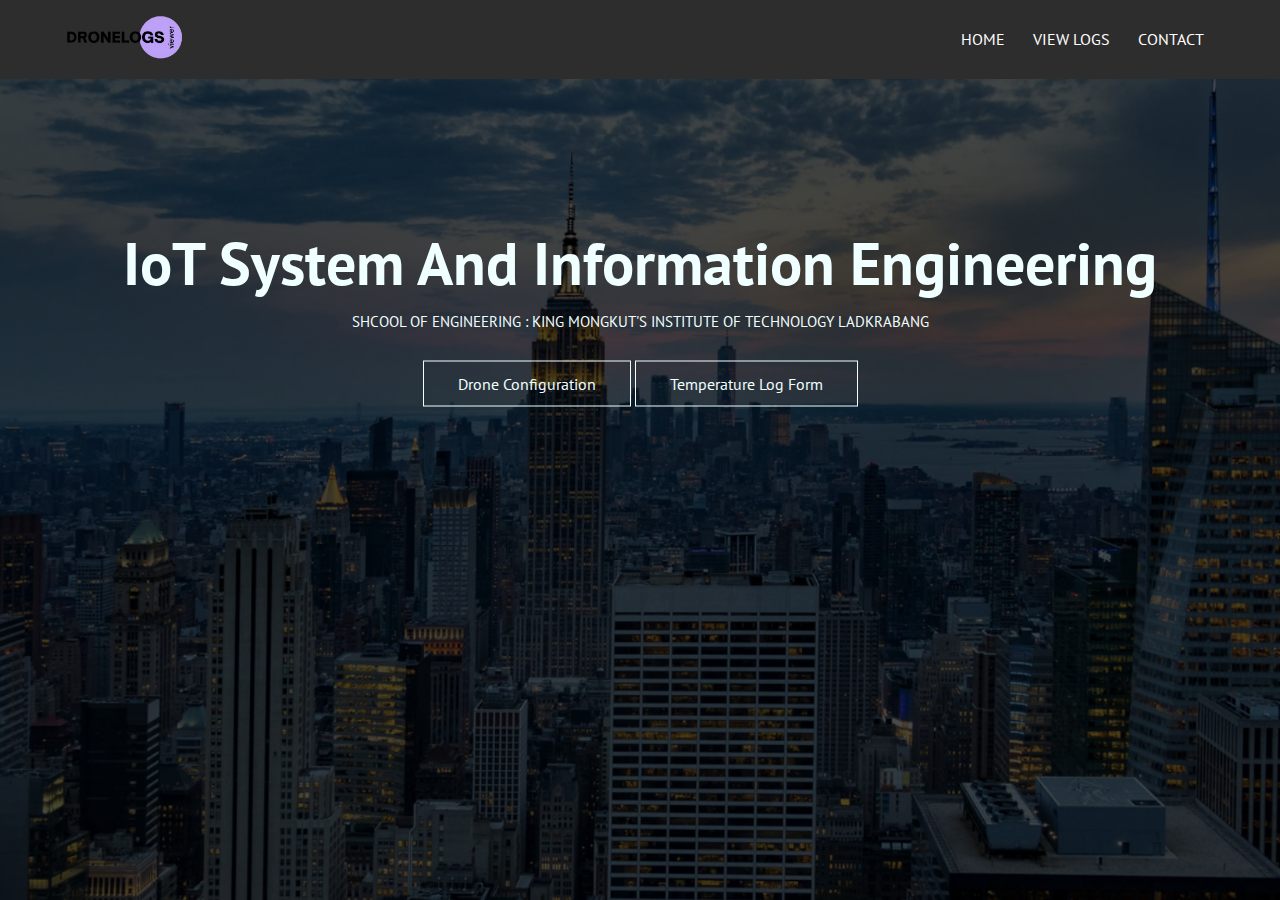
<file: index.html>
<!DOCTYPE html>
<html lang="en">
<!-- head -->
<head>
    <meta charset="UTF-8">
    <meta http-equiv="X-UA-Compatible" content="IE=edge">
    <meta name="viewport" content="width=device-width, initial-scale=1.0">
    <title>IoT System and Information Engineer</title>
    <link rel="stylesheet" href="style.css">
    <link rel="preconnect" href="https://fonts.googleapis.com">
<link rel="preconnect" href="https://fonts.gstatic.com" crossorigin>
<link href="https://fonts.googleapis.com/css2?family=PT+Sans:ital,wght@0,400;0,700;1,400;1,700&display=swap" rel="stylesheet">
<link rel="stylesheet" href="https://stackpath.bootstrapcdn.com/font-awesome/4.7.0/css/font-awesome.min.css">
</head>
<!-- body -->
<body>
   <header class="header">
    <nav> 
        <a href="index.html"><img src="image/logo.png"></a>
        <div class="navlink" id="navLinks">
            <i class="fa fa-times" onclick="hideMenu()"></i>
            <ul>
                <li><a href="index.html">HOME</a></li>
                <li><a href="viewlogs.html">VIEW LOGS</a></li>
                <li><a href="contact.html">CONTACT</a></li>
            </ul>               
        </div>
        <i class="fa fa-bars" onclick="showMenu()"></i>
    </nav> 
<div class="text-box">
    <h1>IoT System And Information Engineering</h1>
    <p>SHCOOL OF ENGINEERING : KING MONGKUT'S INSTITUTE OF TECHNOLOGY LADKRABANG</p>
    <br>
    <button id=droneconfig class="view-cur">Drone Configuration</button>
    <button id=temlog class="view-cur">Temperature Log Form</button>
    
</div>

<div id="myModal" class="modal">
    <div class="modal-content">
        <span class="close">&times;</span>
        <div class="popup">
            <div class="container">
                <div class="table-container">
                    <h1>Drone Configuration</h1>
                    <div class="table-scroll">
                        <table id="drone-table">
                            <thead>
                                <tr>
                                    <th>Drone ID</th>
                                    <th>Drone Name</th>
                                    <th>Light</th>
                                    <th>Maximum Speed</th>
                                    <th>Country</th>
                                    <th>Population</th>
                                </tr>
                            </thead>
                            <tbody>
                                <!-- Drone data will be inserted here -->
                            </tbody>
                        </table>
                    </div> 
                </div>
            </div>
        </div>
        
    </div>
</div>
<div id="myModal2" class="modal">
    <div class="modal-content">
        <span class="close2">&times;</span>
        <div class="temperature-form-container">
            <h2>Update Temperature Log</h2>
            
            <form id="temperatureForm">
                <div class="form-group">
                    <label for="droneId">Drone ID:</label>
                    <input 
                        type="text" 
                        id="droneId" 
                        name="droneId" 
                        placeholder="Enter Drone ID"
                        required
                    >
                </div>
                
                <div class="form-group">
                    <label for="temperature">Temperature (°C):</label>
                    <input 
                        type="number" 
                        id="temperature" 
                        name="temperature" 
                        placeholder="Enter Temperature"
                        required
                    >
                </div>
                
                <button type="submit" class="submit-button">
                    Update Temperature
                </button>
            </form>
        
            <!-- Loading Animation -->
            <div id="loading" class="loading">
                <div class="loader"></div>
            </div>
        
            <!-- Message Container -->
            <div id="messageContainer" style="margin-top: 20px;"></div>
            
            <!-- Success Message -->
            <div id="successMessage" class="success-message" style="display: none;">
                <p>ข้อมูลถูกส่งสำเร็จ!</p>
            </div>
        
            <!-- Result/Error Message -->
            <div id="resultMessage" class="error-message" style="display:none;"></div>
        </div>
    </div>
</div>
<script src="script.js"></script>



<div id="loading" class="loading">
    <div class="loader"></div>
</div>


<script src="script.js"></script>
 <!-- ------------- Javascript for Toggle Menu ------------   -->
<script>
 var navLinks = document.getElementById("navLinks");
 function showMenu(){
    navLinks.style.right = "0";
 }
 function hideMenu(){
    navLinks.style.right = "-200px";
}

</script>

</body>
</html>
</file>
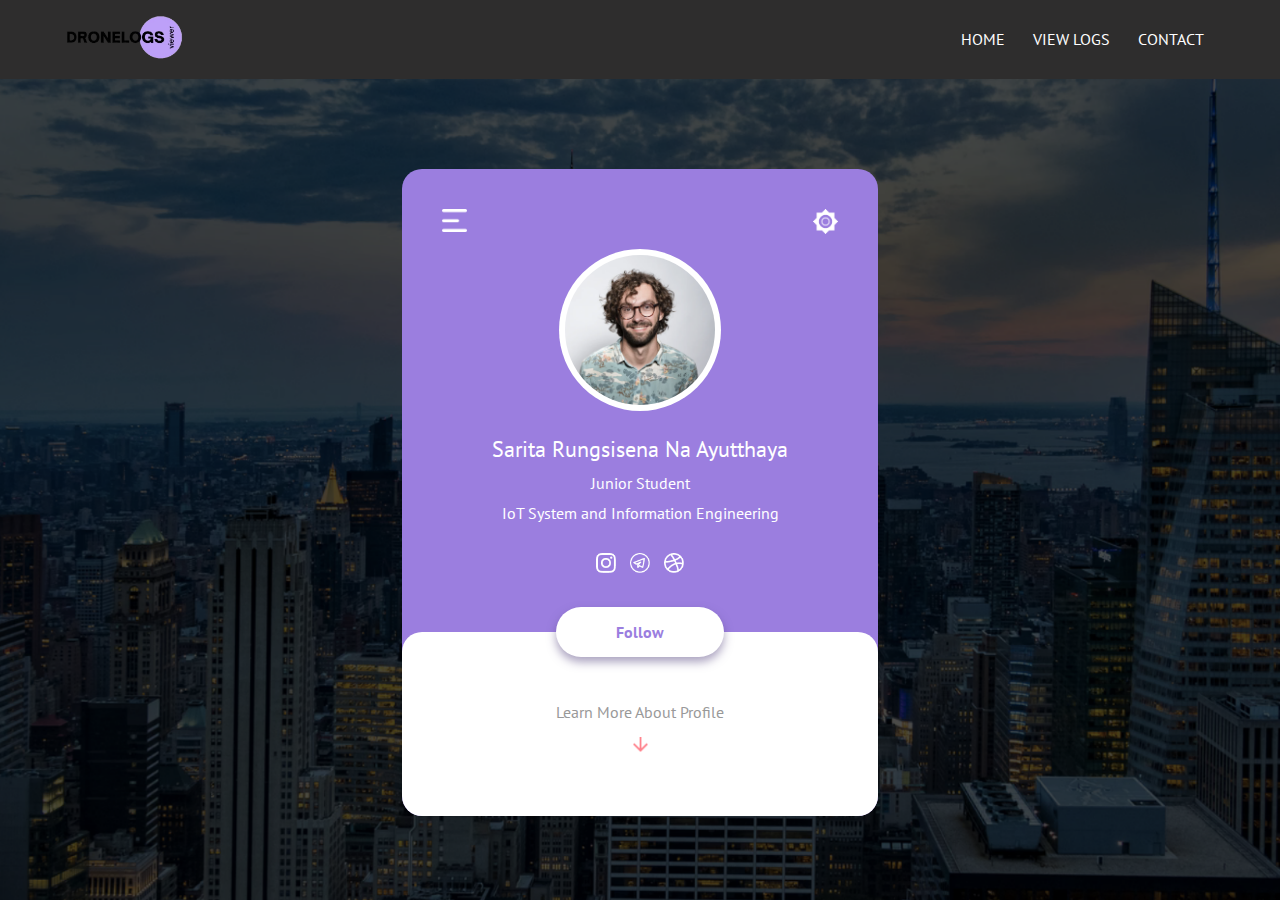
<file: contact.html>
<!DOCTYPE html>
<html lang="en">
<!-- head -->
<head>
    <meta charset="UTF-8">
    <meta http-equiv="X-UA-Compatible" content="IE=edge">
    <meta name="viewport" content="width=device-width, initial-scale=1.0">
    <title>IoT System and Information Engineer</title>
    <link rel="stylesheet" href="contact.css">
    <link rel="preconnect" href="https://fonts.googleapis.com">
<link rel="preconnect" href="https://fonts.gstatic.com" crossorigin>
<link href="https://fonts.googleapis.com/css2?family=PT+Sans:ital,wght@0,400;0,700;1,400;1,700&display=swap" rel="stylesheet">
<link rel="stylesheet" href="https://stackpath.bootstrapcdn.com/font-awesome/4.7.0/css/font-awesome.min.css">
</head>
<!-- body -->
<body>
   <header class="header">
    <nav> 
        <a href="index.html"><img src="image/logo.png"></a>
        <div class="navlink" id="navLinks">
            <i class="fa fa-times" onclick="hideMenu()"></i>
            <ul>
                <li><a href="index.html">HOME</a></li>
                <li><a href="viewlogs.html">VIEW LOGS</a></li>
                <li><a href="contact.html">CONTACT</a></li>
            </ul>               
        </div>
        <i class="fa fa-bars" onclick="showMenu()"></i>
    </nav> 
        <div class="container">
            <div class="profile-box">
                <img src="image/menu.png" class="menu-icon">
                <img src="image/setting.png" class="setting-icon">
                <img src="image/profile-pic.png" class="profile-pic">
                <h3>Sarita Rungsisena Na Ayutthaya</h3>
                <p>Junior Student</p>
                <p>IoT System and Information Engineering </p>
                <div class="socia-media">
                    <img src="image/instagram.png" >
                    <img src="image/telegram.png">
                    <img src="image/dribble.png" >
                </div>
                <button type="button">Follow</button>
                <div class="profile-bottom">
                    <p>Learn More About Profile</p>
                    <img src="image/arrow.png" >
                </div>                   
            </div>
        </div>
</body>
</html>
</file>
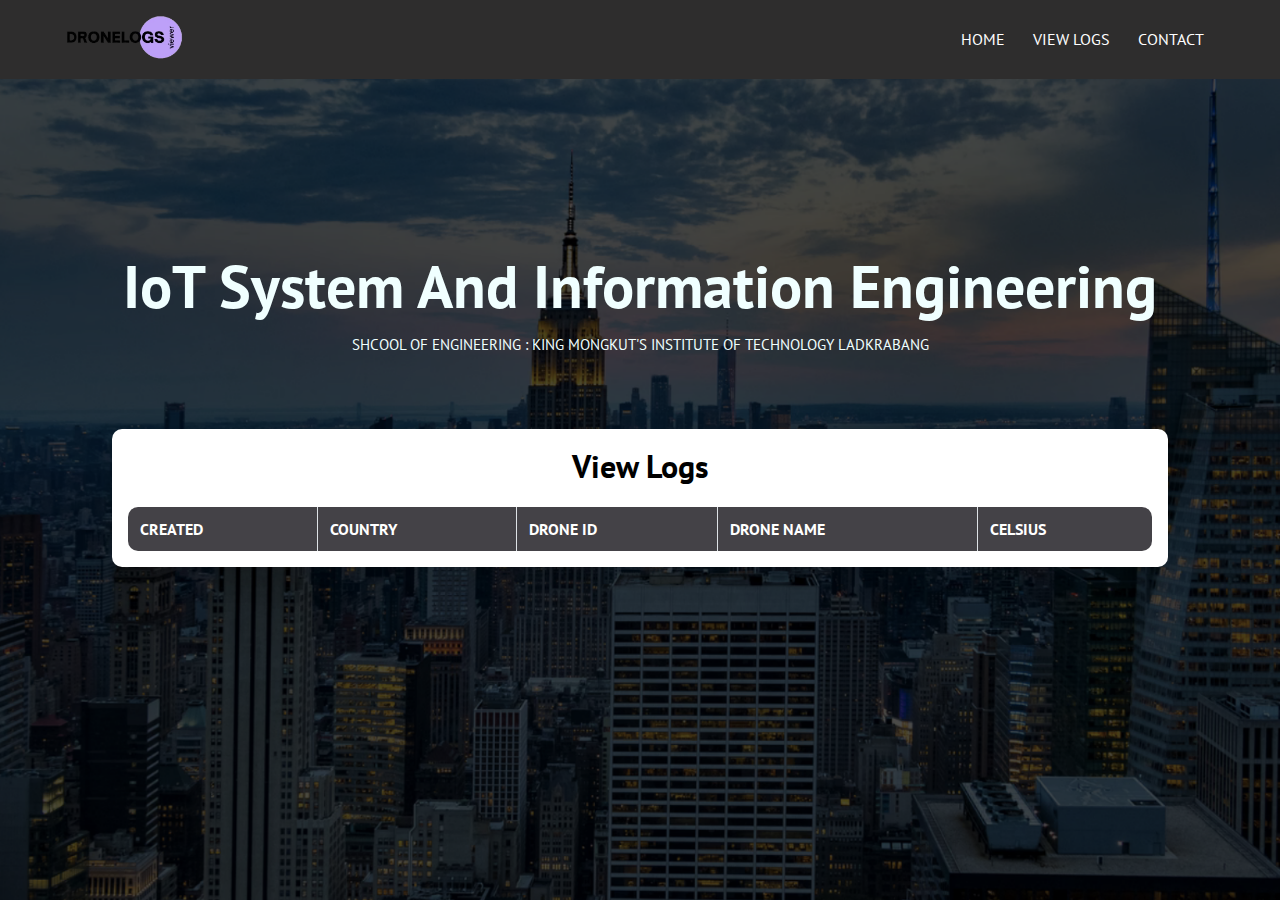
<file: viewlogs.html>
<!DOCTYPE html>
<html lang="en">
<!-- head -->
<head>
    <meta charset="UTF-8">
    <meta http-equiv="X-UA-Compatible" content="IE=edge">
    <meta name="viewport" content="width=device-width, initial-scale=1.0">
    <title>IoT System and Information Engineer</title>
    <link rel="stylesheet" href="viewlog.css">
    <link rel="preconnect" href="https://fonts.googleapis.com">
<link rel="preconnect" href="https://fonts.gstatic.com" crossorigin>
<link href="https://fonts.googleapis.com/css2?family=PT+Sans:ital,wght@0,400;0,700;1,400;1,700&display=swap" rel="stylesheet">
<link rel="stylesheet" href="https://stackpath.bootstrapcdn.com/font-awesome/4.7.0/css/font-awesome.min.css">
</head>
<!-- body -->
<body>
   <header class="header">
    <nav> 
        <a href="index.html"><img src="image/logo.png"></a>
        <div class="navlink" id="navLinks">
            <i class="fa fa-times" onclick="hideMenu()"></i>
            <ul>
                <li><a href="index.html">HOME</a></li>
                <li><a href="viewlogs.html">VIEW LOGS</a></li>
                <li><a href="contact.html">CONTACT</a></li>
            </ul>               
        </div>
        <i class="fa fa-bars" onclick="showMenu()"></i>
    </nav> 
<div class="text-box">
    <h1>IoT System And Information Engineering</h1>
    <p>SHCOOL OF ENGINEERING : KING MONGKUT'S INSTITUTE OF TECHNOLOGY LADKRABANG</p>
    <br> 
</div>

<div id="loading" class="loading">
    <div class="loader"></div>
</div>

<div class="table-container">
    <h1>View Logs</h1>
    <div class="table-scroll">
        <table>
            <thead>
                <tr>
                    <th>Created</th>
                    <th>Country</th>
                    <th>Drone ID</th>
                    <th>Drone Name</th>
                    <th>Celsius</th>
                </tr>
            </thead>
            <tbody id="logsBody"></tbody>
        </table>
    </div>
</div>

<div id="noLogsMessage" style="display:none;">No logs found for this drone ID.</div>

<script src="logs.js"></script>
 <!-- ------------- Javascript for Toggle Menu ------------   -->
<script>
 var navLinks = document.getElementById("navLinks");
 function showMenu(){
    navLinks.style.right = "0";
 }
 function hideMenu(){
    navLinks.style.right = "-200px";
}

</script>

</body>
</html>
</file>
<file: style.css>
/* ==== Global ==== */
*{
    margin: 0;
    padding: 0;
    font-family: 'PT Sans', sans-serif;
}

.header{
    height: 100vh;
    width: 100%;
    background-image:url("image/dronebg.png");
    background-position: center;
    background-size: cover;
    position: relative;    
}

nav{
    display: flex;
    padding: 1% 5%;
    justify-content: space-between;
    align-items: center;
    background: rgb(46, 45, 45);
}
nav img{
    width: 120px;
    
}
.navlink{
    flex: 1;
    text-align: right;
}

.navlink ul li{
    list-style: none;
    display: inline-block;
    padding: 8px 12px;
    position: relative;
}
.navlink ul li a{
    color: white;
    text-decoration: none;
    font-size: 16px;
}
.navlink ul li ::after{
    content: '';
    width: 0%;
    height: 2px;
    background: orangered;
    display: block;
    margin: auto;
    transition: 0.3s;
}
.navlink ul li :hover::after {
    width: 100%;

}
.text-box{
    width: 90%;
    color: azure;
    position: absolute;
    top: 35%;
    left: 50%;
    transform: translate(-50%,-50%);
    text-align: center;
}
.text-box h1{
    font-size: 60px;
}

.text-box p{
    margin: 10px 0 10px;
    font-size: 15px;
    color: azure;

}
.view-cur{
    display: inline-block;
    text-decoration: none;
    color: azure;
    border: 1.5px solid azure;
    padding: 12px 34px;
    font-size: 16px;
    background: transparent;
    position: relative;
    cursor: pointer;
}
.view-cur:hover{
    border: 1px solid hsl(224, 72%, 65%);
    background: hsl(224, 72%, 65%);
    transition: 0.5s;
}
nav .fa{
    display: none;
}

@media(max-width: 700px){
    .view-cur{
        display: inline-block;
        text-decoration: none;
        color: azure;
        border: 1px solid azure;
        padding: 10px 27px;
        font-size: 12px;
        background: transparent;
        position: relative;
        cursor: pointer;
    }
    .text-box h1{
        font-size: 31.5px;
    }
    .text-box p{
        margin: 10px 0 10px;
        font-size: 12px;
        color: azure;
    }
    nav{
        display: flex;
        padding: 2% 5%;
        justify-content: space-between;
        align-items: center;
        background: rgb(46, 45, 45);
    }
    .navlink{
        position: absolute;
        background: rgb(255, 255, 255);
        height: 150vh;
        width: 170px;
        top: 0;
        right: -200px;
        text-align: left;
        z-index: 2;
        transition: 1s;
    }
    .navlink ul li{
        display: block;
        padding-top: 15px;
    }
    .navlink ul li a{
        color: rgb(99, 99, 99);
        font-size: 14px;
    }
  
    nav .fa{
        display: block;
        margin:  7px ;
        font-size: 18px;
        cursor: pointer;
    }
    .navlink ul{
        padding: 10px;
    }
}
/* Popup Drone Configuration */

.popup .table-container {
    max-width: 70%; 
    align-items: center;
    overflow-x: auto; 
    background-color: #ffffff;
    border-radius: 10px; 
    box-shadow: 0 10px 30px rgba(0, 0, 0, 0.1);
    padding: 1rem; 
    margin-left: auto;
    margin-right: auto;
    text-align: center;
    
    opacity: 1;
    transition: top 0ms ease-in-out 200ms,
                
}
/* .popup.active {
    margin-top: 400px;
    opacity: 1;
    transform: translate(-50%,-50%) scale(1);
    transition: top 0ms ease-in-out 0ms,
                
} */

.popup caption {
    font-size: 2rem; 
    font-weight: bold;
    color: #333;
    margin: 20px 0;
    text-align: center;
    text-transform: uppercase;
    letter-spacing: 1px; 
}

.popup .table-scroll {
    max-height: 400px; 
    overflow-y: auto; 
}

.popup table {
    width: 100%; 
    border-collapse: collapse; 
   
}

.popup thead {
    background-color: #444247;
}

.popup th, td {
    padding: 12px; 
    text-align: left;
    font-size: 1rem; 
    color: #34495e;
    border-right: 1px solid #dee2e6; 
}

.popup th:last-child, td:last-child {
    border-right: none; 
}

.popup th {
    color: #ffffff; 
    font-weight: 700;
    text-transform: uppercase;
}

.popup tbody tr {
    background-color: #ffffff;
}

.popup tbody tr:hover {
    transform: translateY(-5px); 
    box-shadow: 0 8px 20px rgba(0, 0, 0, 0.15);
}


.popup tbody tr:nth-child(even) {
    background-color: #f8f9fa; 
}

.popup tbody tr:nth-child(odd) {
    background-color: rgba(52, 152, 219, 0.05); 
}

.popup td:first-child, th:first-child {
    border-top-left-radius: 10px;
    border-bottom-left-radius: 10px;
}

.popup td:last-child, th:last-child {
    border-top-right-radius: 10px;
    border-bottom-right-radius: 10px;
}

/* Temperature Form Styles */
.temperature-form-container {
    max-width: 600px;
    margin: 40px auto;
    background-color: #ffffff;
    padding: 30px;
    border-radius: 20px;
    box-shadow: 0 10px 30px rgba(0, 0, 0, 0.1);
    position: relative;
    overflow: hidden;
}

.temperature-form-container::before {
    content: "";
    position: absolute;
    top: 0;
    left: 0;
    width: 100%;
    height: 100%;
    background: linear-gradient(135deg, rgba(249, 0, 199, 0.1), rgba(255, 255, 255, 0.2));
    z-index: 0;
    border-radius: 20px;
}

h2 {
    text-align: center;
    color: #333;
    margin-bottom: 20px;
    position: relative;
    z-index: 1;
}

.form-group {
    margin-bottom: 25px;
}

label {
    display: block;
    margin-bottom: 8px;
    font-weight: bold;
    color: #555;
}

input[type="text"],
input[type="number"] {
    width: 100%;
    padding: 12px;
    border: 2px solid #e0e0e0;
    border-radius: 25px;
    font-size: 16px;
    transition: border-color 0.3s, box-shadow 0.3s;
    background-color: #fff;
    position: relative;
    z-index: 1;
    box-shadow: 0 4px 8px rgba(0, 0, 0, 0.1);
}

input[type="text"]:focus,
input[type="number"]:focus {
    border-color: #ee6464;
    box-shadow: 0 0 5px rgba(255, 105, 180, 0.5);
    outline: none;
}

.submit-button {
    background-color: #555354;
    color: white;
    border: none;
    padding: 12px;
    border-radius: 25px;
    font-size: 18px;
    cursor: pointer;
    width: 100%;
    transition: background-color 0.3s, transform 0.2s;
    position: relative;
    z-index: 1;
}

.submit-button:hover {
    background-color: #868284;
    transform: translateY(-2px);
}

.error-message {
    margin-top: 20px;
    text-align: center;
    color: red;
    font-weight: bold;
    display: none;
    z-index: 1;
}

/* Loading Styles */
.loading {
    position: fixed;
    top: 0;
    left: 0;
    width: 100%;
    height: 100%;
    background-color: rgba(255, 255, 255, 0.8);
    display: none;
    justify-content: center;
    align-items: center;
    z-index: 9999;
}

.loader {
    border: 8px solid #f3f3f3;
    border-top: 8px solid #3498db;
    border-radius: 50%;
    width: 60px;
    height: 60px;
    animation: spin 1s linear infinite;
}

@keyframes spin {
    0% { transform: rotate(0deg); }
    100% { transform: rotate(360deg); }
}

.success-message {
    background-color: #28a745;
    color: white;
    padding: 15px;
    border-radius: 5px;
    box-shadow: 0 2px 10px rgba(0, 0, 0, 0.1);
    margin-top: 10px;
}

.modal {
    display: none; /* Hidden by default */
    position: fixed; /* Stay in place */
    z-index: 1; /* Sit on top */
    left: 0;
    top: 0;
    width: 100%; /* Full width */
    height: 100%; /* Full height */
    overflow: auto; /* Enable scroll if needed */
    background-color: rgb(0,0,0); /* Fallback color */
    background-color: rgba(0,0,0,0.4); /* Black w/ opacity */
}

.modal-content {
    /* background-color: #fefefe; */
    margin: 15% auto; /* 15% from the top and centered */
    padding: 20px;
    /* border: 1px solid #888; */
    width: 80%; /* Could be more or less, depending on screen size */
}

.close {
    /* color: #aaa; */
    float: right;
    font-size: 28px;
    font-weight: bold;
}

.close:hover,
.close:focus {
    /* color: black; */
    text-decoration: none;
    cursor: pointer;
}

.close2 {
    /* color: #aaa; */
    float: right;
    font-size: 28px;
    font-weight: bold;
}

.close2:hover,
.close2:focus {
    /* color: black; */
    text-decoration: none;
    cursor: pointer;
}
</file>
<file: contact.css>
* {
  margin: 0;
  padding: 0;
  font-family: "PT Sans", sans-serif;
}

.header {
  height: 100vh;
  width: 100%;
  background-image: url("image/dronebg.png");
  background-position: center;
  background-size: cover;
  position: relative;
}
.header .container {
  display: flex;
  align-items: center;
  justify-content: center;
  margin-top: 90px;
}
nav {
  display: flex;
  padding: 1% 5%;
  justify-content: space-between;
  align-items: center;
  background: rgb(46, 45, 45);
}
nav img {
  width: 120px;
}
.navlink {
  flex: 1;
  text-align: right;
}

.navlink ul li {
  list-style: none;
  display: inline-block;
  padding: 8px 12px;
  position: relative;
}
.navlink ul li a {
  color: white;
  text-decoration: none;
  font-size: 16px;
}
.navlink ul li ::after {
  content: "";
  width: 0%;
  height: 2px;
  background: orangered;
  display: block;
  margin: auto;
  transition: 0.3s;
}
.navlink ul li :hover::after {
  width: 100%;
}

nav .fa {
  display: none;
}

@media (max-width: 700px) {
  nav {
    display: flex;
    padding: 2% 5%;
    justify-content: space-between;
    align-items: center;
    background: rgb(46, 45, 45);
  }
  .navlink {
    position: absolute;
    background: rgb(255, 255, 255);
    height: 150vh;
    width: 170px;
    top: 0;
    right: -200px;
    text-align: left;
    z-index: 2;
    transition: 1s;
  }
  .navlink ul li {
    display: block;
    padding-top: 15px;
  }
  .navlink ul li a {
    color: rgb(99, 99, 99);
    font-size: 14px;
  }

  nav .fa {
    display: block;
    margin: 7px;
    font-size: 18px;
    cursor: pointer;
  }
  .navlink ul {
    padding: 10px;
  }
}

.profile-box {
  background: #9b7edf;
  text-align: center;
  padding: 40px 90px;
  color: #fff;
  position: relative;
  border-radius: 20px;
}

.menu-icon {
  width: 25px;
  position: absolute;
  left: 40px;
  top: 40px;
}
.setting-icon {
  width: 25px;
  position: absolute;
  right: 40px;
  top: 40px;
}

.profile-pic {
  width: 150px;
  border-radius: 50%;
  background-color: #fff;
  padding: 6px;
  margin-top: 40px;
}

.profile-bottom {
  background: #fff;
  color: #999;
  padding: 60px 0;
  margin-right: -90px;
  margin-left: -90px;
  margin-bottom: -40px;
  border-radius: 20px;
  margin-top: -10px;
}

.profile-bottom img {
  width: 15px;
  margin-top: 15px;
  cursor: pointer;
}

.profile-box button{
    background-color: #fff;
    color: #9b7edf;
    border: none;
    outline: none;
    box-shadow: 0 5px 10px rgb(86, 69, 128, 0.5);
    padding: 15px 60px;
    cursor: pointer;
    border-radius: 30px;
    margin-bottom: -50px;
    font-weight: 600;
    font-size: 16px;
}

.profile-box h3 {
    font-size: 22px;
    margin-top: 20px;
    font-weight: 500;
}
.profile-box p {
    font-size: 16px;
    margin-top: 10px;
    font-weight: 500;
}
.socia-media img {
    width: 20px;
    margin: 30px 5px;
    cursor: pointer;
}
</file>
<file: viewlog.css>
*{
    margin: 0;
    padding: 0;
    font-family: 'PT Sans', sans-serif;
}

.header{
    height: 100vh;
    width: 100%;
    background-image:url("image/dronebg.png");
    background-position: center;
    background-size: cover;
    position: relative;
    
}
nav{
    display: flex;
    padding: 1% 5%;
    justify-content: space-between;
    align-items: center;
    background: rgb(46, 45, 45);
}
nav img{
    width: 120px;
    
}
.navlink{
    flex: 1;
    text-align: right;
}

.navlink ul li{
    list-style: none;
    display: inline-block;
    padding: 8px 12px;
    position: relative;
}
.navlink ul li a{
    color: white;
    text-decoration: none;
    font-size: 16px;
}
.navlink ul li ::after{
    content: '';
    width: 0%;
    height: 2px;
    background: orangered;
    display: block;
    margin: auto;
    transition: 0.3s;
}
.navlink ul li :hover::after {
    width: 100%;

}
.text-box{
    width: 90%;
    color: azure;
    position: absolute;
    top: 35%;
    left: 50%;
    transform: translate(-50%,-50%);
    text-align: center;
}
.text-box h1{
    font-size: 60px;
}

.text-box p{
    margin: 10px 0 10px;
    font-size: 15px;
    color: azure;

}
.view-cur{
    display: inline-block;
    text-decoration: none;
    color: azure;
    border: 1.5px solid azure;
    padding: 12px 34px;
    font-size: 16px;
    background: transparent;
    position: relative;
    cursor: pointer;
}
.view-cur:hover{
    border: 1px solid hsl(224, 72%, 65%);
    background: hsl(224, 72%, 65%);
    transition: 0.5s;
}
nav .fa{
    display: none;
}

@media(max-width: 700px){
    .view-cur{
        display: inline-block;
        text-decoration: none;
        color: azure;
        border: 1px solid azure;
        padding: 10px 27px;
        font-size: 12px;
        background: transparent;
        position: relative;
        cursor: pointer;
    }
    .text-box h1{
        font-size: 31.5px;
    }
    .text-box p{
        margin: 10px 0 10px;
        font-size: 12px;
        color: azure;
    }
    nav{
        display: flex;
        padding: 2% 5%;
        justify-content: space-between;
        align-items: center;
        background: rgb(46, 45, 45);
    }
    .navlink{
        position: absolute;
        background: rgb(255, 255, 255);
        height: 150vh;
        width: 170px;
        top: 0;
        right: -200px;
        text-align: left;
        z-index: 2;
        transition: 1s;
    }
    .navlink ul li{
        display: block;
        padding-top: 15px;
    }
    .navlink ul li a{
        color: rgb(99, 99, 99);
        font-size: 14px;
    }
  
    nav .fa{
        display: block;
        margin:  7px ;
        font-size: 18px;
        cursor: pointer;
    }
    .navlink ul{
        padding: 10px;
    }
}
/* Table Styles */
.table-container {
    max-width: 80%; 
    align-items: center;
    overflow-x: auto; 
    background-color: #ffffff;
    border-radius: 10px; 
    box-shadow: 0 10px 30px rgba(0, 0, 0, 0.1);
    padding: 1rem; 
    margin-left: auto;
    margin-right: auto;
    text-align: center;
    margin-top: 350px;
    text-align: center;
}

caption {
    font-size: 2rem; 
    font-weight: bold;
    color: #333;
    margin: 20px 0;
    text-align: center;
    text-transform: uppercase;
    letter-spacing: 1px; 
}

.table-scroll {
    max-height: 400px; 
    overflow-y: auto; 
}

table {
    width: 100%; 
    border-collapse: collapse; 
    margin-top: 20px;
}

thead {
    background-color: #444247;
}

th, td {
    padding: 12px; 
    text-align: left;
    font-size: 1rem; 
    color: #34495e;
    border-right: 1px solid #dee2e6; 
}

th:last-child, td:last-child {
    border-right: none; 
}

th {
    color: #ffffff; 
    font-weight: 700;
    text-transform: uppercase;
}

tbody tr {
    background-color: #ffffff;
    transition: transform 0.3s ease; 
}

tbody tr:hover {
    transform: translateY(-5px); 
    box-shadow: 0 8px 20px rgba(0, 0, 0, 0.15);
}


tbody tr:nth-child(even) {
    background-color: #f8f9fa; 
}

tbody tr:nth-child(odd) {
    background-color: rgba(52, 152, 219, 0.05); 
}

td:first-child, th:first-child {
    border-top-left-radius: 10px;
    border-bottom-left-radius: 10px;
}

td:last-child, th:last-child {
    border-top-right-radius: 10px;
    border-bottom-right-radius: 10px;
}

/* Responsive design */
@media (max-width: 768px) {
    .table-container {
        padding: 1rem;
        max-width: 90%; 
    }

    th, td {
        font-size: 0.9rem; 
        padding: 10px; 
    }
}

@media (max-width: 480px) {
    .table-container {
        max-width: 300px; 
    }

    th, td {
        font-size: 0.8rem; 
        padding: 8px; 
    }
}




/* Loading Styles */
.loading {
    position: fixed;
    top: 0;
    left: 0;
    width: 100%;
    height: 100%;
    background-color: rgba(255, 255, 255, 0.8);
    display: none;
    justify-content: center;
    align-items: center;
    z-index: 9999;
}

.loader {
    border: 8px solid #f3f3f3;
    border-top: 8px solid #3498db;
    border-radius: 50%;
    width: 60px;
    height: 60px;
    animation: spin 1s linear infinite;
}

@keyframes spin {
    0% { transform: rotate(0deg); }
    100% { transform: rotate(360deg); }
}
</file>
